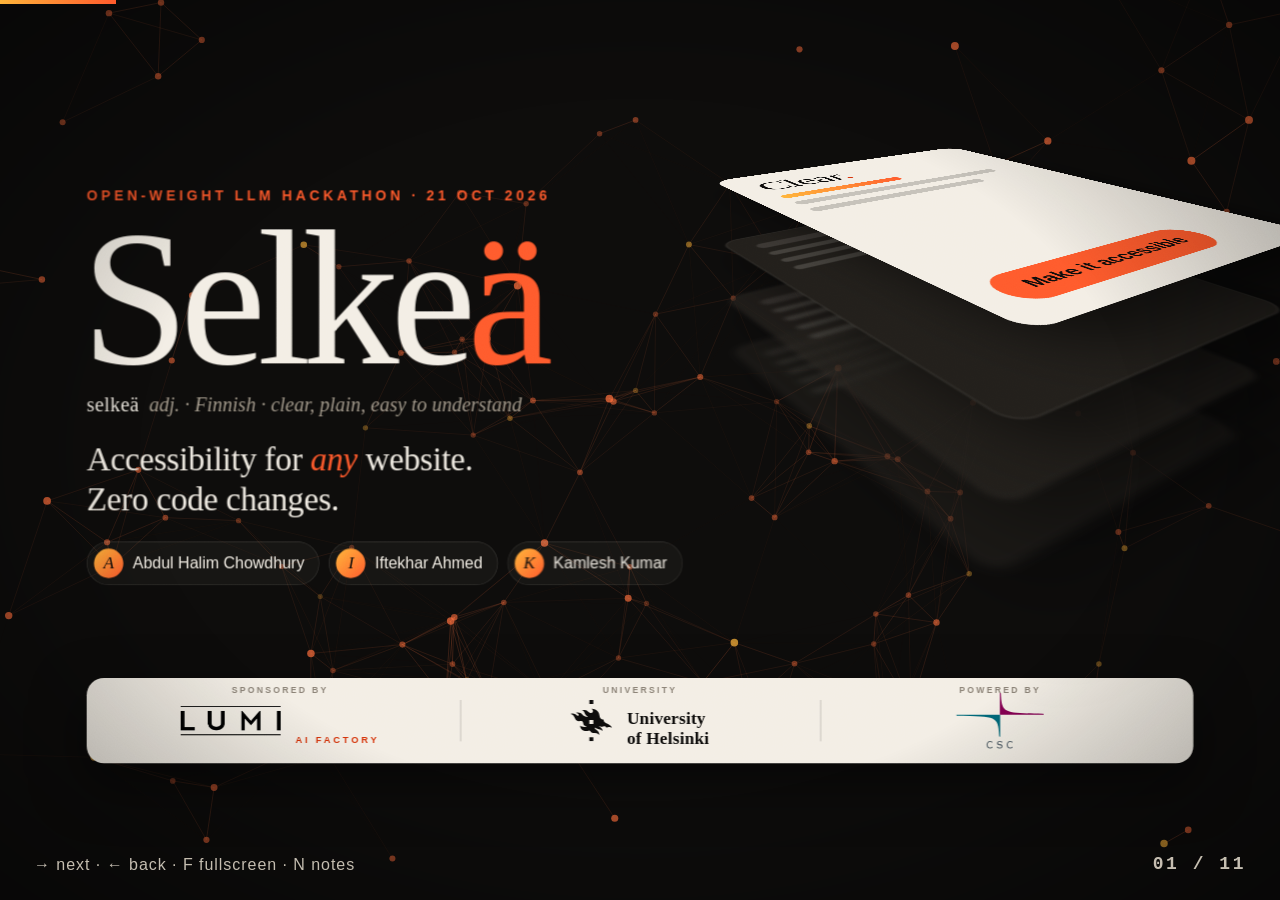
<file: presentation/index.html>
<!doctype html>
<html lang="en" data-theme="dark">
<head>
<meta charset="utf-8">
<meta name="viewport" content="width=device-width, initial-scale=1">
<title>Selkeä — Accessibility for any website</title>
<style>
:root{
  --ink:#0d0c0b; --ink2:#171513; --ink3:#221f1b;
  --paper:#f3eee5; --paper2:#e8e0d0;
  --ember:#ff5a2c; --amber:#ffb43a; --taupe:#a39a8c; --taupe-d:#5c5348;
  --line:rgba(243,238,229,.14);
  --serif:"Iowan Old Style","Palatino Linotype",Palatino,"Book Antiqua",Georgia,serif;
  --sans:"SF Pro Display",-apple-system,BlinkMacSystemFont,"Segoe UI","Helvetica Neue",Arial,sans-serif;
  --mono:ui-monospace,"SF Mono",Menlo,Consolas,monospace;
  --s:1; --mx:0; --my:0;
  --ease:cubic-bezier(.19,.9,.22,1);
}
*{box-sizing:border-box;margin:0;padding:0}
html,body{height:100%;overflow:hidden;font-family:var(--sans);-webkit-font-smoothing:antialiased}
html{background:var(--ink);color:var(--paper);transition:background 1.1s ease}
html[data-theme="paper"]{background:var(--paper);color:var(--ink)}
:focus-visible{outline:4px solid var(--amber);outline-offset:4px}

#bg{position:fixed;inset:0;width:100%;height:100%;transition:opacity 1s ease}
html[data-theme="paper"] #bg{opacity:0}
#grain{position:fixed;inset:-50%;width:200%;height:200%;pointer-events:none;opacity:.07;mix-blend-mode:overlay;z-index:50;
  background-image:url("data:image/svg+xml;utf8,<svg xmlns='http://www.w3.org/2000/svg' width='220' height='220'><filter id='n'><feTurbulence type='fractalNoise' baseFrequency='.9' numOctaves='2' stitchTiles='stitch'/><feColorMatrix values='0 0 0 0 1  0 0 0 0 1  0 0 0 0 1  0 0 0 .9 0'/></filter><rect width='100%' height='100%' filter='url(%23n)'/></svg>");
  animation:grain 1.2s steps(6) infinite}
@keyframes grain{0%{transform:translate(0,0)}20%{transform:translate(-3%,2%)}40%{transform:translate(2%,-3%)}60%{transform:translate(-2%,-1%)}80%{transform:translate(3%,3%)}100%{transform:translate(0,0)}}
#vignette{position:fixed;inset:0;pointer-events:none;z-index:49;background:radial-gradient(ellipse at center,transparent 55%,rgba(0,0,0,.45) 100%);transition:opacity 1s}
html[data-theme="paper"] #vignette{opacity:0}

/* ---------- the stage: a 1920x1080 canvas scaled to fit any screen ---------- */
#deck{position:absolute;left:50%;top:50%;width:1920px;height:1080px;margin:-540px 0 0 -960px;
  transform:scale(var(--s));transform-origin:center;perspective:2600px;z-index:5}
.slide{position:absolute;inset:0;padding:76px 130px;display:flex;flex-direction:column;justify-content:center;
  opacity:0;visibility:hidden;pointer-events:none;transform-style:preserve-3d;
  transform:translate3d(0,0,-1600px);
  transition:transform 1.15s var(--ease),opacity .75s ease,visibility 0s linear 1.15s;color:var(--paper)}
.slide[data-theme="paper"]{color:var(--ink)}
.slide.is-next{transform:translate3d(62%,0,-1700px) rotateY(-40deg)}
.slide.is-prev{transform:translate3d(-62%,0,-1700px) rotateY(40deg)}
.slide.is-active{opacity:1;visibility:visible;pointer-events:auto;transform:none;
  transition:transform 1.15s var(--ease),opacity .8s ease .2s,visibility 0s}
.tilt{transform-style:preserve-3d;transform:rotateY(calc(var(--mx)*1.2deg)) rotateX(calc(var(--my)*-1deg));transition:transform .4s ease-out}

/* build-in reveals */
.b{opacity:0;transform:translate3d(0,46px,0);filter:blur(12px);
  transition:opacity .9s ease,transform .9s var(--ease),filter .9s ease;transition-delay:calc(var(--i,0)*110ms)}
.b.in{opacity:1;transform:none;filter:none}

/* type */
.kicker{font:700 21px/1 var(--sans);letter-spacing:.26em;text-transform:uppercase;color:var(--ember)}
.slide[data-theme="paper"] .kicker{color:#d6330a}
.h{font:400 118px/1.0 var(--serif);letter-spacing:-.03em;margin-top:26px}
.h em{font-style:italic;color:var(--ember)}
.slide[data-theme="paper"] .h em{color:#d6330a}
.lede{font:400 40px/1.5 var(--sans);color:var(--taupe);max-width:1180px;margin-top:34px}
.slide[data-theme="paper"] .lede{color:var(--taupe-d)}
.lede strong{color:var(--paper);font-weight:600}
.slide[data-theme="paper"] .lede strong{color:var(--ink)}
.foot{font:400 22px/1.5 var(--sans);color:var(--taupe);margin-top:36px;max-width:1300px}
.slide[data-theme="paper"] .foot{color:var(--taupe-d)}
.par{transform:translate3d(calc(var(--mx)*var(--p,12)*1px),calc(var(--my)*var(--p,12)*1px),0)}

/* ========== 1 · cover ========== */
.cover-slide{padding-top:60px;padding-bottom:250px}
.cover{display:grid;grid-template-columns:1.2fr .8fr;gap:30px;align-items:center}
.title{font:400 290px/.9 var(--serif);letter-spacing:-.045em;margin:14px 0 0 -8px;white-space:nowrap}
.title .ch{display:inline-block;opacity:0;transform:translateY(.35em) rotateX(-90deg) scale(.9);filter:blur(34px);transform-origin:50% 100%;
  transition:opacity 1.1s ease,transform 1.3s var(--ease),filter 1.2s ease;transition-delay:calc(var(--k)*90ms + 250ms)}
.title.go .ch{opacity:1;transform:none;filter:none}
.title .ch:last-child{color:var(--ember)}
.dict{font:400 30px/1.4 var(--serif);color:var(--taupe);margin-top:8px;font-style:italic}
.dict b{font-style:normal;color:var(--paper);font-weight:400;letter-spacing:.02em}
.tag{font:400 50px/1.2 var(--serif);margin-top:30px;letter-spacing:-.01em}
.tag em{color:var(--ember)}
.team{display:flex;gap:14px;margin-top:34px;flex-wrap:wrap}
.person{display:flex;align-items:center;gap:14px;padding:10px 22px 10px 10px;border-radius:60px;border:1.5px solid var(--line);background:rgba(243,238,229,.04);backdrop-filter:blur(8px)}
.person i{width:44px;height:44px;border-radius:50%;display:grid;place-items:center;font:italic 400 26px var(--serif);color:var(--ink);background:linear-gradient(135deg,var(--amber),var(--ember))}
.person span{font:500 24px/1 var(--sans);white-space:nowrap}
.sponsors{position:absolute;left:130px;right:130px;bottom:70px;display:flex;align-items:center;gap:0;background:var(--paper);color:var(--ink);border-radius:26px;padding:0 20px;height:128px;box-shadow:0 30px 80px rgba(0,0,0,.5)}
.sp{flex:1;display:flex;align-items:center;justify-content:center;gap:22px;height:100%;position:relative}
.sp+.sp::before{content:"";position:absolute;left:0;top:26%;bottom:26%;width:1.5px;background:rgba(13,12,11,.14)}
.sp small{position:absolute;top:12px;left:0;right:0;text-align:center;font:700 13px/1 var(--sans);letter-spacing:.26em;text-transform:uppercase;color:#8a8175}
.sp .lumi{height:44px;display:block}
.sp .aif{font:700 30px/1 var(--sans);letter-spacing:.02em}
.sp .aif span{display:block;font:600 14px/1 var(--sans);letter-spacing:.3em;text-transform:uppercase;color:#d6330a;margin-bottom:6px}
.sp svg.flame{width:62px;height:62px;color:#0d0c0b;flex:none}
.sp .uh{font:600 26px/1.15 var(--serif);letter-spacing:.01em}
.sp .uh span{display:block;font:600 14px/1 var(--sans);letter-spacing:.26em;text-transform:uppercase;color:#6b6358;margin-top:6px}
.sp img.csc{height:84px;display:block}
.sp .sub{align-self:flex-end;margin-bottom:22px}

.scene{position:relative;height:700px;perspective:1600px;transform-style:preserve-3d}
.stack{position:absolute;left:46%;top:50%;width:460px;height:610px;margin:-305px 0 0 -230px;transform-style:preserve-3d;
  transform:rotateX(58deg) rotateZ(-34deg) translateY(calc(var(--my)*-14px)) translateX(calc(var(--mx)*14px));animation:floaty 7s ease-in-out infinite}
@keyframes floaty{0%,100%{translate:0 -12px}50%{translate:0 16px}}
.card{position:absolute;inset:0;border-radius:30px;background:var(--ink3);border:1.5px solid rgba(243,238,229,.18);padding:38px;display:flex;flex-direction:column;gap:20px;
  box-shadow:0 60px 90px rgba(0,0,0,.55)}
.card .bar{height:22px;border-radius:11px;background:rgba(243,238,229,.12)}
.card .ln{height:16px;border-radius:8px;background:rgba(243,238,229,.16)}
.card.c0{transform:translateZ(0);filter:blur(7px);opacity:.55}
.card.c1{transform:translateZ(90px);filter:blur(4px);opacity:.75}
.card.c2{transform:translateZ(180px);filter:blur(1.6px)}
.card.c3{transform:translateZ(270px);background:var(--paper);color:var(--ink);border-color:var(--paper)}
.card.c3 .h3{font:400 66px/1 var(--serif);letter-spacing:-.03em}
.card.c3 .h3 em{color:#d6330a}
.card.c3 .ln{background:rgba(13,12,11,.2);height:18px}
.card.c3 .pill{align-self:flex-start;margin-top:auto;padding:18px 34px;border-radius:40px;background:var(--ember);color:var(--ink);font:700 28px var(--sans)}
.card.c3 .hl{height:18px;border-radius:9px;background:linear-gradient(90deg,var(--amber),var(--ember));width:52%}

/* ========== 2 · stats ========== */
.waffles{display:grid;grid-template-columns:repeat(4,1fr);gap:56px;margin-top:36px}
.wf .grid{display:grid;grid-template-columns:repeat(10,1fr);gap:7px;width:280px;aspect-ratio:1}
.wf .grid i{border-radius:5px;background:rgba(243,238,229,.09);transition:background .35s,transform .35s,box-shadow .35s}
.wf .grid i.on{background:var(--ember);transform:scale(1.02);box-shadow:0 0 14px rgba(255,90,44,.55)}
.wf .num{font:400 104px/1 var(--serif);letter-spacing:-.04em;margin-top:24px}
.wf .num sup{font-size:.4em;color:var(--ember);vertical-align:top;margin-left:4px}
.wf p{font:400 26px/1.35 var(--sans);color:var(--taupe);margin-top:8px;max-width:360px}

/* ========== 3 · europe ========== */
.eu{position:relative;height:100%;display:flex;flex-direction:column;justify-content:center}
.date{font:400 200px/.95 var(--serif);letter-spacing:-.05em;margin-top:20px;font-variant-numeric:tabular-nums}
.date span{color:var(--ember)}
.dcap{font:400 44px/1.3 var(--serif);font-style:italic;color:var(--taupe);margin-top:8px}
.facts{display:grid;gap:16px;margin-top:34px;max-width:1120px}
.fact{display:flex;gap:26px;align-items:baseline;font:400 33px/1.35 var(--sans);padding-top:16px;border-top:1.5px solid var(--line)}
.fact b{font:700 20px var(--sans);letter-spacing:.2em;color:var(--amber);min-width:70px}
.ring{position:absolute;right:-250px;top:40px;width:840px;height:840px;transform-style:preserve-3d;transform:rotateX(62deg) rotateY(-8deg);pointer-events:none}
.ring svg{width:100%;height:100%;animation:spin 46s linear infinite;overflow:visible}
@keyframes spin{to{transform:rotate(360deg)}}

/* ========== 4 · the catch ========== */
.split{display:grid;grid-template-columns:1fr 1fr;gap:80px;align-items:center;height:100%}
.code{background:#100f0d;border:1.5px solid var(--line);border-radius:26px;overflow:hidden;box-shadow:0 50px 100px rgba(0,0,0,.55);transform:rotateY(-9deg) rotateX(3deg);transform-origin:left center}
.code .tb{display:flex;align-items:center;gap:10px;padding:18px 24px;background:#1b1916;border-bottom:1.5px solid var(--line);font:500 20px var(--mono);color:var(--taupe)}
.code .tb i{width:13px;height:13px;border-radius:50%;background:#3b362f}
.code pre{padding:26px 30px;font:500 25px/1.75 var(--mono);color:#cfc7b9;min-height:600px;white-space:pre-wrap}
.code .add{color:var(--ember)}
.code .del{color:#6d655a;text-decoration:line-through}
.code .cur{display:inline-block;width:12px;height:26px;background:var(--amber);vertical-align:-4px;animation:blink 1s steps(2) infinite}
@keyframes blink{50%{opacity:0}}
.mult{display:flex;flex-wrap:wrap;gap:16px;margin-top:40px}
.mult span{padding:14px 28px;border-radius:40px;border:1.5px solid var(--line);font:500 28px var(--sans);color:var(--paper)}
.mult span b{color:var(--ember);margin-right:10px}
.quote{font:italic 400 52px/1.2 var(--serif);margin-top:36px;letter-spacing:-.01em}
.quote em{color:var(--ember)}

/* ========== 5 · our idea (paper) ========== */
.idea{display:grid;grid-template-columns:1fr 1fr;gap:70px;align-items:center;height:100%}
.zero{display:grid;gap:18px;margin-top:34px}
.zero div{display:flex;align-items:baseline;gap:26px;font:400 34px/1.3 var(--sans);padding-top:16px;border-top:1.5px solid rgba(13,12,11,.16)}
.zero b{font:400 84px/.8 var(--serif);color:#d6330a;min-width:100px;letter-spacing:-.04em}
.lensbox{position:relative;width:100%;aspect-ratio:1.18;border-radius:34px;overflow:hidden;box-shadow:0 50px 100px rgba(13,12,11,.32),0 0 0 1.5px rgba(13,12,11,.12);background:#fff;transform:rotateY(8deg) rotateX(2deg)}
.lensbox .pg{position:absolute;inset:0;padding:46px}
.lensbox .pg.bad{background:#efe8da;color:#a69f93;font-family:Georgia,serif;filter:blur(.6px)}
.lensbox .pg.good{background:#fff;color:#14110f;font-family:Verdana,Tahoma,sans-serif;clip-path:circle(var(--lr,0px) at var(--lx,50%) var(--ly,50%))}
.pg .nav{display:flex;gap:22px;align-items:center;margin-bottom:34px;font-size:15px}
.pg .nav i{width:80px;height:24px;background:currentColor;opacity:.35;border-radius:4px}
.pg h4{font-size:58px;line-height:1.04;font-weight:400;letter-spacing:-.02em}
.pg.bad h4{color:#d9cdb5;font-size:50px}
.pg.good h4{font-weight:700;font-size:56px;color:#14110f}
.pg p{margin-top:24px;font-size:17px;line-height:1.5;font-style:italic;text-align:justify}
.pg.good p{font-size:25px;line-height:1.7;font-style:normal;text-align:left}
.pg .btn{display:inline-block;margin-top:30px;padding:8px 18px;background:#e3d6bd;color:#f4ecd9;font-size:13px}
.pg.good .btn{padding:18px 40px;background:#14110f;color:#fff;font-size:24px;font-weight:700;border-radius:12px}
.lensring{position:absolute;pointer-events:none;border-radius:50%;border:3px solid var(--ember);box-shadow:0 0 0 8px rgba(255,90,44,.18),0 0 60px rgba(255,90,44,.5);width:calc(var(--lr,0px)*2);height:calc(var(--lr,0px)*2);left:calc(var(--lx,50%) - var(--lr,0px));top:calc(var(--ly,50%) - var(--lr,0px))}

/* ========== 6 · demo ========== */
.dtop{display:flex;align-items:flex-end;justify-content:space-between}
.dtop .h{font-size:88px;margin-top:14px}
.dnote{font:400 21px/1.4 var(--sans);color:var(--taupe);text-align:right;max-width:700px}
.replay{margin-top:12px;padding:12px 26px;border-radius:30px;border:1.5px solid var(--line);background:rgba(243,238,229,.06);color:var(--paper);font:600 20px var(--sans);cursor:pointer}
.replay:hover{border-color:var(--ember);color:var(--ember)}
.dm{position:relative;display:flex;gap:38px;margin-top:30px;height:700px}
.dm-browser{width:1090px;border-radius:24px;overflow:hidden;background:#fff;box-shadow:0 60px 120px rgba(0,0,0,.6),0 0 0 1.5px rgba(255,255,255,.08);display:flex;flex-direction:column;flex:none}
.dm-bar{height:54px;background:#26221e;display:flex;align-items:center;gap:10px;padding:0 22px;flex:none}
.dm-bar i{width:14px;height:14px;border-radius:50%;background:#4a443d}
.dm-url{margin-left:20px;flex:1;height:32px;border-radius:16px;background:#171513;color:#a39a8c;font:500 17px/32px var(--mono);padding:0 18px}
.dm-view{flex:1;position:relative;overflow:hidden}
.mp{position:absolute;inset:0;background:#f4efe6;color:#9c958a;font:15px/1.5 Georgia,serif;transition:background 1.2s,color 1.2s,font-size 1.2s}
.mp-top{height:58px;background:#8a4b3a;display:flex;align-items:center;gap:28px;padding:0 30px;transition:background 1.2s}
.mp-logo{width:112px;height:30px;background:#2a1712}
.mp-top a{color:#d09a84;font-size:14px;transition:all 1.2s}
.mp-hero{padding:34px 30px;background:linear-gradient(90deg,#ffd166,#ef476f);transition:background 1.2s}
.mp-hero h1{font:400 46px/1.1 Georgia,serif;color:#ffe8a3;transition:all 1.2s}
.mp-wrap{display:flex;gap:30px;padding:24px 30px}
.mp-content{flex:1}
.mp-p{margin-bottom:14px;text-align:justify;font-style:italic;transition:opacity .35s,font-size 1.2s,line-height 1.2s}
.mp-p.flash{animation:flash 1.8s ease-out}
@keyframes flash{from{background:rgba(255,90,44,.35)}to{background:transparent}}
.mp-content h4{font-size:19px;margin:18px 0 8px;font-weight:400;transition:all 1.2s}
.mp-form{display:grid;grid-template-columns:1fr 1fr;gap:8px 16px;max-width:620px}
.mp-form label{max-height:0;opacity:0;overflow:hidden;font:700 17px Verdana,sans-serif;color:#14110f;transition:all 1s}
.mp-form .in{height:24px;border:1px solid #cfc6b6;background:#fff;color:#bbb;font-size:12px;padding:3px 8px;transition:all 1.1s}
.mp-form .go{display:inline-block;padding:5px 14px;background:#e3d6bd;color:#f4ecd9;font-size:12px;transition:all 1.1s;justify-self:start}
.mp-side{width:240px;flex:none}
.ad{background:#ef6b52;color:#ffb8a8;padding:24px;margin-bottom:14px;font:700 15px Arial;max-height:100px;overflow:hidden;transition:max-height 1s,padding 1s,margin 1s,opacity .8s}
.mp-cookie{position:absolute;left:0;right:0;bottom:0;background:#333;color:#777;padding:14px 30px;font-size:13px;transition:transform 1s}
.mp-skip{position:absolute;right:24px;top:-70px;padding:12px 22px;border-radius:12px;background:#0071e3;color:#fff;font:700 18px Arial;transition:top .8s var(--ease);z-index:3}
.mp.adapted{background:#fff;color:#16120f;font-family:Verdana,Tahoma,sans-serif}
.mp.adapted .mp-top{background:#3a1d14}
.mp.adapted .mp-top a{color:#fff;font-size:18px;text-decoration:underline}
.mp.adapted .mp-hero{background:#3a1d14}
.mp.adapted .mp-hero h1{color:#fff;font:700 50px/1.1 Verdana,Tahoma,sans-serif}
.mp.adapted .mp-p{font-style:normal;text-align:left;font-size:21px;line-height:1.7}
.mp.adapted .mp-content h4{font:700 26px Verdana,sans-serif;color:#14110f}
.mp.adapted .ad{max-height:0;padding-top:0;padding-bottom:0;margin:0;opacity:0}
.mp.adapted .mp-cookie{transform:translateY(110%)}
.mp.adapted .mp-skip{top:12px}
.mp.adapted .mp-form label{max-height:32px;opacity:1}
.mp.adapted .mp-form .in{height:44px;font-size:18px;border:2px solid #14110f;color:#14110f}
.mp.adapted .mp-form .go{padding:12px 30px;background:#14110f;color:#fff;font-size:20px;font-weight:700;border-radius:10px}

.dm-panel{width:512px;height:100%;border-radius:30px;background:#f5f5f7;color:#1d1d1f;box-shadow:0 60px 120px rgba(0,0,0,.6),0 0 0 1.5px rgba(255,255,255,.1);display:flex;flex-direction:column;overflow:hidden;font-family:var(--sans);flex:none}
.dp-scroll{flex:1;min-height:0;overflow:hidden;padding:26px 24px 0;position:relative}
.dp-head h3{font:700 40px/1.05 var(--sans);letter-spacing:-.03em}
.dp-head p{font-size:17px;color:#6e6e73;margin-top:3px}
.dp-site{display:flex;align-items:center;gap:10px;margin-top:12px;font-size:15px;color:#6e6e73;flex-wrap:wrap}
.dp-site b{color:#1d1d1f}
.dp-site .chip{margin-left:auto;padding:3px 10px;border-radius:12px;background:#e8e8ed;font-size:13px}
.dp-screen{position:absolute;left:24px;right:24px;top:124px;transition:opacity .6s,transform .6s}
.dp-screen.off{opacity:0;transform:translateY(16px);pointer-events:none}
.dp-screen h4{font:600 14px var(--sans);color:#6e6e73;margin:14px 4px 8px}
.dp-grid{display:grid;grid-template-columns:1fr 1fr;gap:9px}
.dt{display:flex;align-items:center;justify-content:space-between;gap:8px;min-height:56px;padding:8px 12px 8px 15px;border-radius:15px;background:#fff;box-shadow:0 0 0 1px rgba(0,0,0,.1);font:500 16px/1.2 var(--sans);transition:all .25s}
.dt i{flex:none;width:24px;height:24px;border-radius:50%;box-shadow:inset 0 0 0 1.6px #86868b;position:relative;transition:all .25s}
.dt i::after{content:"";position:absolute;left:8px;top:4px;width:6px;height:11px;border:solid #fff;border-width:0 2.2px 2.2px 0;transform:rotate(45deg) scale(0);transition:transform .25s}
.dt.on{background:rgba(0,113,227,.09);box-shadow:0 0 0 2.2px #0071e3;font-weight:600}
.dt.on i{background:#0071e3;box-shadow:none}
.dt.on i::after{transform:rotate(45deg) scale(1)}
.card2{background:#fff;border-radius:16px;box-shadow:0 0 0 1px rgba(0,0,0,.1);padding:13px 16px}
.cost-head{display:flex;justify-content:space-between;align-items:baseline}
.cost-head span{font:600 15px var(--sans);color:#6e6e73}
.cost-head b{font:700 38px/1 var(--sans);letter-spacing:-.02em;font-variant-numeric:tabular-nums}
.cost-tok{font-size:16px;margin-top:8px;font-variant-numeric:tabular-nums}
.cost-note{font-size:12px;color:#6e6e73;margin-top:4px;line-height:1.3}
.rep-head{display:flex;justify-content:space-between;align-items:flex-start}
.rep-head h5{font:600 18px var(--sans)}
.rep-head p{font-size:14px;color:#6e6e73;margin-top:2px}
.rep-score{font:700 34px/1.1 var(--sans);letter-spacing:-.02em;font-variant-numeric:tabular-nums}
.rbar{height:7px;border-radius:4px;background:#e8e8ed;margin:12px 0 4px;overflow:hidden}
.rbar span{display:block;height:100%;width:0;background:#0071e3;border-radius:4px;transition:width 1.4s var(--ease)}
.rrows{list-style:none;font-size:14px}
.rrows li{display:flex;justify-content:space-between;padding:4px 0;border-top:1px solid rgba(0,0,0,.08)}
.rrows li:first-child{border-top:0}
.rrows em{font-style:normal;color:#6e6e73;font-variant-numeric:tabular-nums}
.rrows em b{color:#1d1d1f}
.dp-dock{padding:12px 24px 22px;background:rgba(245,245,247,.9);border-top:1px solid rgba(0,0,0,.1);flex:none}
.dp-status{font-size:15px;color:#6e6e73;min-height:22px;margin-bottom:8px;display:flex;align-items:center;gap:9px}
.dp-status .sp2{width:13px;height:13px;border-radius:50%;border:2.2px solid #6e6e73;border-top-color:transparent;animation:r .8s linear infinite;display:none}
.dp-status.work .sp2{display:inline-block}
@keyframes r{to{transform:rotate(360deg)}}
.cmp{display:none;grid-template-columns:1fr 1fr;gap:2px;padding:2px;border-radius:11px;background:#e8e8ed;margin-bottom:10px}
.cmp.show{display:grid}
.cmp span{text-align:center;padding:8px;border-radius:9px;font:500 16px var(--sans);transition:all .25s}
.cmp span.on{background:#fff;font-weight:600;box-shadow:0 1px 3px rgba(0,0,0,.18)}
.dp-btn{width:100%;height:56px;border-radius:15px;background:#0071e3;color:#fff;font:600 19px var(--sans);display:grid;place-items:center;transition:transform .15s,filter .15s}
.dp-btn.press{transform:scale(.97);filter:brightness(.9)}
.dm-cursor{position:absolute;left:0;top:0;width:34px;height:34px;pointer-events:none;z-index:20;transform:translate(1200px,640px);transition:transform .95s var(--ease);filter:drop-shadow(0 6px 10px rgba(0,0,0,.45))}
.dm-cursor::after{content:"";position:absolute;left:-14px;top:-14px;width:30px;height:30px;border-radius:50%;border:3px solid var(--ember);opacity:0;transform:scale(.3)}
.dm-cursor.click::after{animation:ripple .6s ease-out}
@keyframes ripple{0%{opacity:1;transform:scale(.3)}100%{opacity:0;transform:scale(1.8)}}

/* ========== 7 · architecture ========== */
.arch{position:relative;margin-top:14px}
.plane{transform:rotateX(14deg) rotateY(calc(-8deg + var(--mx)*1.5deg));transform-origin:center 70%;transform-style:preserve-3d}
.plane svg{width:100%;height:480px;overflow:visible;display:block}
.nd rect.bx{fill:#15130f;stroke:rgba(243,238,229,.22);stroke-width:2;transition:stroke .4s,fill .4s,filter .4s}
.nd.act rect.bx{stroke:var(--ember);fill:#241510;filter:drop-shadow(0 0 22px rgba(255,90,44,.45))}
.nd text{fill:var(--paper)}
.nd .t1{font:700 34px var(--sans)}
.nd .t2{font:400 22px var(--sans);fill:var(--taupe)}
.nd .t3{font:500 20px var(--mono);fill:var(--taupe)}
.edge{fill:none;stroke:rgba(243,238,229,.2);stroke-width:2.5;stroke-dasharray:3 9;stroke-linecap:round;transition:stroke .4s}
.edge.act{stroke:var(--ember);animation:dash 1s linear infinite}
@keyframes dash{to{stroke-dashoffset:-24}}
.pk{fill:var(--amber);filter:drop-shadow(0 0 12px var(--amber))}
.steps{display:grid;grid-template-columns:repeat(5,1fr);gap:16px;margin-top:20px}
.st{padding:18px 20px;border-radius:18px;border:1.5px solid var(--line);transition:all .4s;background:rgba(243,238,229,.03)}
.st b{display:block;font:700 18px var(--sans);letter-spacing:.2em;color:var(--taupe);transition:color .4s}
.st span{display:block;font:500 25px/1.25 var(--sans);margin-top:6px}
.st.act{border-color:var(--ember);background:rgba(255,90,44,.1)}
.st.act b{color:var(--ember)}
.archnote{margin-top:20px;font:400 26px/1.4 var(--sans);color:var(--taupe);display:flex;gap:30px;flex-wrap:wrap}
.archnote strong{color:var(--paper);font-weight:600}

/* ========== 8 · open weights (paper) ========== */
.ow{display:grid;grid-template-columns:.9fr 1.1fr;gap:90px;align-items:center;height:100%}
.pts{display:grid;gap:16px;margin-top:30px}
.pts div{padding-top:14px;border-top:1.5px solid rgba(13,12,11,.16);font:400 29px/1.35 var(--sans)}
.pts b{font-weight:700}
.models{display:flex;flex-wrap:wrap;gap:10px;margin-top:28px}
.models span{padding:9px 20px;border-radius:30px;background:var(--ink);color:var(--paper);font:500 20px var(--sans)}
.chart{background:var(--ink);color:var(--paper);border-radius:34px;padding:44px 48px;box-shadow:0 50px 100px rgba(13,12,11,.3);transform:rotateY(-6deg) rotateX(2deg)}
.chart h3{font:400 48px/1.1 var(--serif);letter-spacing:-.02em}
.chart h3 em{color:var(--ember)}
.chart .sub{font:400 21px/1.4 var(--sans);color:var(--taupe);margin-top:10px}
.bars{display:grid;gap:18px;margin-top:30px}
.bar{display:grid;grid-template-columns:230px 1fr 130px;gap:20px;align-items:center;font:500 24px var(--sans)}
.bar .tr{height:30px;border-radius:15px;background:rgba(243,238,229,.08);overflow:hidden}
.bar .tr span{display:block;height:100%;width:0;border-radius:15px;background:linear-gradient(90deg,var(--amber),var(--ember));transition:width 1.6s var(--ease)}
.bar .v{text-align:right;font-variant-numeric:tabular-nums;font-weight:700}
.chart .free{display:flex;gap:14px;flex-wrap:wrap;margin-top:34px}
.chart .free span{padding:10px 20px;border-radius:26px;border:1.5px solid var(--line);font:500 21px var(--sans);color:var(--taupe)}
.chart .free span b{color:var(--paper)}

/* ========== 9 · numbers ========== */
.nums{display:grid;grid-template-columns:repeat(4,1fr);gap:36px;margin-top:60px}
.nm{padding-top:26px;border-top:2px solid var(--ember)}
.nm .big{font:400 140px/.95 var(--serif);letter-spacing:-.05em;white-space:nowrap}
.nm .big small{font-size:.38em;color:var(--taupe);letter-spacing:0;margin-left:8px}
.nm p{font:400 27px/1.35 var(--sans);color:var(--taupe);margin-top:14px}
.feats{display:flex;flex-wrap:wrap;gap:14px;margin-top:64px}
.feats span{padding:16px 30px;border-radius:40px;border:1.5px solid var(--line);font:500 29px var(--sans);background:rgba(243,238,229,.04)}

/* ========== 10 · next ========== */
.next{display:grid;grid-template-columns:repeat(4,1fr);gap:28px;margin-top:70px}
.nx{padding:36px 32px 40px;border-radius:28px;background:linear-gradient(180deg,rgba(243,238,229,.07),rgba(243,238,229,.02));border:1.5px solid var(--line);min-height:380px;transform-style:preserve-3d}
.nx i{font:italic 400 56px var(--serif);color:var(--ember);display:block;margin-bottom:34px}
.nx h4{font:400 44px/1.1 var(--serif);letter-spacing:-.02em}
.nx p{font:400 26px/1.45 var(--sans);color:var(--taupe);margin-top:16px}

/* ========== 11 · thanks (paper) ========== */
.thanks{height:100%;display:flex;flex-direction:column;justify-content:center}
.kiitos{font:400 440px/.86 var(--serif);letter-spacing:-.06em;margin:10px 0 0 -14px;white-space:nowrap}
.kiitos .ch{display:inline-block;opacity:0;transform:translateY(.3em) rotateX(-80deg);filter:blur(30px);transform-origin:50% 100%;transition:all 1.2s var(--ease);transition-delay:calc(var(--k)*90ms + 200ms)}
.kiitos.go .ch{opacity:1;transform:none;filter:none}
.kiitos .ch:last-child{color:#d6330a}
.thanks .row{display:flex;align-items:center;justify-content:space-between;margin-top:40px;gap:30px}
.thanks .big2{font:400 54px/1.2 var(--serif)}
.thanks .big2 em{color:#d6330a}
.thanks .names{font:500 30px/1.5 var(--sans);color:var(--taupe-d);text-align:right}
.thanks .names b{color:var(--ink);font-weight:700}
.thanks .repo{font:500 24px var(--mono);color:var(--taupe-d);margin-top:10px}

/* ========== HUD ========== */
#progress{position:fixed;left:0;top:0;height:4px;background:linear-gradient(90deg,var(--amber),var(--ember));width:0;z-index:60;transition:width .9s var(--ease)}
#count{position:fixed;right:34px;bottom:26px;z-index:60;font:600 18px var(--mono);letter-spacing:.14em;color:var(--taupe);mix-blend-mode:difference;color:#cfc7b9}
#hint{position:fixed;left:34px;bottom:26px;z-index:60;font:500 16px var(--sans);letter-spacing:.06em;color:#cfc7b9;mix-blend-mode:difference;transition:opacity 1.2s}
#hint.off{opacity:0}
#notes{position:fixed;left:50%;bottom:34px;transform:translateX(-50%) translateY(30px);width:min(1100px,92vw);padding:22px 28px;border-radius:20px;background:rgba(13,12,11,.92);color:var(--paper);border:1.5px solid var(--line);font:400 20px/1.5 var(--sans);z-index:70;opacity:0;pointer-events:none;transition:all .4s var(--ease);backdrop-filter:blur(14px)}
#notes.show{opacity:1;transform:translateX(-50%)}
#notes b{color:var(--ember);letter-spacing:.2em;font-size:14px;display:block;margin-bottom:8px;text-transform:uppercase}

@media (prefers-reduced-motion:reduce){
  #grain{animation:none}
  .slide,.slide.is-active{transition:opacity .35s ease,visibility 0s}
  .slide.is-next,.slide.is-prev{transform:none}
  .b{transition:opacity .35s;transform:none;filter:none}
  .stack,.ring svg{animation:none}
  .title .ch,.kiitos .ch{transition:opacity .4s;transform:none;filter:none}
}
</style>
</head>
<body>
<canvas id="bg" aria-hidden="true"></canvas>
<div id="vignette"></div>
<div id="grain"></div>
<div id="progress"></div>

<div id="deck">

<!-- ============ 1 · COVER ============ -->
<section class="slide cover-slide" data-theme="dark" aria-label="Cover" data-notes="Hi, we are Abdul, Iftekhar and Kamlesh. Selkeä is Finnish for clear. It is a Chrome extension that makes any website accessible, in one click, without the site owner changing a line of code. Thanks to the University of Helsinki, CSC and the LUMI AI Factory for the compute and the day.">
  <div class="cover tilt">
    <div>
      <p class="kicker b" data-b="0" style="--i:0">Open-Weight LLM Hackathon · 21 Oct 2026</p>
      <h1 class="title" data-split aria-label="Selkeä">Selkeä</h1>
      <p class="dict b" data-b="0" style="--i:6"><b>selkeä</b> &nbsp;adj. · Finnish · clear, plain, easy to understand</p>
      <p class="tag b" data-b="0" style="--i:8">Accessibility for <em>any</em> website.<br>Zero code changes.</p>
      <div class="team">
        <div class="person b" data-b="0" style="--i:10"><i>A</i><span>Abdul Halim Chowdhury</span></div>
        <div class="person b" data-b="0" style="--i:11"><i>I</i><span>Iftekhar Ahmed</span></div>
        <div class="person b" data-b="0" style="--i:12"><i>K</i><span>Kamlesh Kumar</span></div>
      </div>
    </div>
    <div class="scene par b" data-b="0" style="--i:5;--p:-18" aria-hidden="true">
      <div class="stack">
        <div class="card c0"><div class="bar"></div><div class="ln" style="width:88%"></div><div class="ln" style="width:70%"></div><div class="ln" style="width:92%"></div><div class="ln" style="width:55%"></div></div>
        <div class="card c1"><div class="bar"></div><div class="ln" style="width:80%"></div><div class="ln" style="width:94%"></div><div class="ln" style="width:62%"></div><div class="ln" style="width:84%"></div></div>
        <div class="card c2"><div class="bar"></div><div class="ln" style="width:90%"></div><div class="ln" style="width:66%"></div><div class="ln" style="width:78%"></div></div>
        <div class="card c3"><div class="h3">Clear<em>.</em></div><div class="hl"></div><div class="ln" style="width:92%"></div><div class="ln" style="width:76%"></div><div class="pill">Make it accessible</div></div>
      </div>
    </div>
  </div>
  <div class="sponsors b" data-b="0" style="--i:14">
    <div class="sp"><small>Sponsored by</small>
      <img class="lumi" src="assets/lumi.png" alt="LUMI">
      <div class="aif sub"><span>AI Factory</span></div>
    </div>
    <div class="sp"><small>University</small>
      <svg class="flame" viewBox="0 0 1000 1000" role="img" aria-label="University of Helsinki emblem"><path fill="currentColor" d="M452 0h96v97h-96V0zm0 903h96v97h-96v-97zm380-358q-32-20-38-74-25 3-44-3-28-10-40-42-6-13-12-47t-13-52q-12-32-33-56-33-35-74-50-37-14-78-11 30 19 37 46 6 23-7 41t-36 19-42-12q-8-5-35-27-22-18-40-26-26-12-58-12-25 0-51 13 24 3 40 16 13 12 24 32 3 7 16 39 10 23 27 36t44 22q-13 6-38 6-29 0-55-15-20-11-45-36t-43-36q-28-16-61-16-16 0-29 4t-19 9q23 3 42 14 23 15 23 34 0 11-7 17t-19 5-23-12q-18-20-43-33t-54-12q-13 0-26 3T0 339q34 5 58 28t45 72q15 35 33 51 24 23 64 23 5 0 29-3 20-2 31 0 17 2 27 13 9 8 12 21 2 6 5 23 2 15 6 23 10 21 28 31 21 11 56 11-19 19-54 21-32 2-65-9t-49-28q2 46 25 80 25 37 68 50 49 14 113-4 18-5 30-1t19 24q16 41 71 35 48-5 79 6t59 42q8-81-77-135-15-9-23-19-6-8-9-19l-4-17q16 18 38 28 17 8 43 14 82 10 110 52 2-23-6-42-6-15-19-29-10-10-26-22-19-15-23-18-11-10-13-18 19 12 36 17t38 5q7-1 27-6t31-4q16 0 28 7 15 9 27 29 29-18 68-15 35 3 64 21-12-30-34-52-17-18-44-33-12-7-47-23-28-14-43-24zm-284 36h-96v-97h96v97z"/></svg>
      <div class="uh sub">University<br>of Helsinki</div>
    </div>
    <div class="sp"><small>Powered by</small>
      <img class="csc" src="assets/csc.svg" alt="CSC – IT Center for Science">
    </div>
  </div>
</section>

<!-- ============ 2 · THE PROBLEM ============ -->
<section class="slide" data-theme="dark" aria-label="The problem" data-notes="The web is still broken for a lot of people. WebAIM checks the home pages of the top million sites every year. Four in five have text you can barely read. More than half have images with no description. Six simple mistakes make up 96 percent of all the errors a machine can find, and those are only the errors a machine can find.">
  <div class="tilt">
    <p class="kicker b" data-b="0">The problem</p>
    <h2 class="h b" data-b="0" style="--i:1;font-size:92px">The web still isn’t built<br>for <em>everyone.</em></h2>
    <div class="waffles">
      <div class="wf b" data-b="1" style="--i:0"><div class="grid" data-lit="81"></div><div class="num" data-count="81" data-dec="0">0<sup>%</sup></div><p>of home pages have text that is too faint to read</p></div>
      <div class="wf b" data-b="1" style="--i:1"><div class="grid" data-lit="55"></div><div class="num" data-count="54.5" data-dec="1">0<sup>%</sup></div><p>have images with no description for screen readers</p></div>
      <div class="wf b" data-b="1" style="--i:2"><div class="grid" data-lit="49"></div><div class="num" data-count="48.6" data-dec="1">0<sup>%</sup></div><p>have form fields with no label</p></div>
      <div class="wf b" data-b="1" style="--i:3"><div class="grid" data-lit="45"></div><div class="num" data-count="44.6" data-dec="1">0<sup>%</sup></div><p>have links with no name at all</p></div>
    </div>
    <p class="foot b" data-b="2">WebAIM Million 2024 · the home pages of the top 1,000,000 websites. Six kinds of mistake cause 96.4% of every error a machine can detect.</p>
  </div>
</section>

<!-- ============ 3 · EUROPE ============ -->
<section class="slide" data-theme="dark" aria-label="European law" data-notes="And in Europe this is no longer optional. The European Accessibility Act applies since the 28th of June 2025: online shops, banking, transport, e-books. Public sector websites were already covered by the Web Accessibility Directive. Only the smallest companies are exempt. So thousands of organisations now need this.">
  <div class="eu tilt">
    <div class="ring par" style="--p:10" aria-hidden="true"><svg viewBox="-400 -400 800 800" id="stars"></svg></div>
    <p class="kicker b" data-b="0">Europe is clear about it</p>
    <h2 class="h b" data-b="0" style="--i:1;font-size:84px">Accessibility is now <em>the law.</em></h2>
    <div class="date b" data-b="1" id="date"><span>28</span>.<span>06</span>.2025</div>
    <p class="dcap b" data-b="1" style="--i:2">The European Accessibility Act applies.</p>
    <div class="facts">
      <div class="fact b" data-b="2" style="--i:0"><b>01</b><span>Online shops, banking, transport and e-books must work for everyone.</span></div>
      <div class="fact b" data-b="2" style="--i:1"><b>02</b><span>Public-sector websites are covered by the Web Accessibility Directive.</span></div>
      <div class="fact b" data-b="2" style="--i:2"><b>03</b><span>Only micro-enterprises are exempt.</span></div>
    </div>
    <p class="foot b" data-b="2" style="--i:3;margin-top:24px">Directive (EU) 2019/882 · Directive (EU) 2016/2102</p>
  </div>
</section>

<!-- ============ 4 · THE CATCH ============ -->
<section class="slide" data-theme="dark" aria-label="The catch" data-notes="The catch is how it works today. Accessibility tools ask the website owner to add special elements, hooks and scripts that are built for that one tool. Every page, every release. That means a developer, a sprint and a budget, for every single site. Most sites will never do it.">
  <div class="split tilt">
    <div>
      <p class="kicker b" data-b="0">The catch</p>
      <h2 class="h b" data-b="0" style="--i:1;font-size:94px">Today, every site has to <em>rebuild</em> itself.</h2>
      <p class="lede b" data-b="1">Accessibility tools ask the site owner to add special elements, hooks and scripts made for <strong>that one tool</strong>.</p>
      <div class="mult b" data-b="2"><span><b>×</b>every page</span><span><b>×</b>every site</span><span><b>×</b>every release</span></div>
      <p class="quote b" data-b="3">A developer. A sprint. A budget.<br><em>For every single site.</em></p>
    </div>
    <div class="code b par" data-b="1" style="--p:-8" aria-hidden="true">
      <div class="tb"><i></i><i></i><i></i><span style="margin-left:14px">product-page.html — changes needed</span></div>
      <pre id="diff"></pre>
    </div>
  </div>
</section>

<!-- ============ 5 · OUR IDEA ============ -->
<section class="slide" data-theme="paper" aria-label="Our idea" data-notes="Our idea flips it. Don't change the website, change how it is seen. The extension lives in the visitor's browser. The site owner changes nothing: zero lines of code. It works on any website in the world, in one click, and the person decides who they are and what they need. Watch the lens: same page, before and after.">
  <div class="idea tilt">
    <div>
      <p class="kicker b" data-b="0">Our idea</p>
      <h2 class="h b" data-b="0" style="--i:1;font-size:92px">Don’t change the website.<br><em>Change how it’s seen.</em></h2>
      <div class="zero">
        <div class="b" data-b="1" style="--i:0"><b>0</b><span>lines of code for the site owner</span></div>
        <div class="b" data-b="1" style="--i:1"><b>∞</b><span>websites, every one of them, instantly</span></div>
        <div class="b" data-b="1" style="--i:2"><b>1</b><span>click, shaped by who you are</span></div>
      </div>
    </div>
    <div class="lensbox b par" data-b="0" style="--i:3;--p:-10" id="lensbox" aria-label="A web page shown before and after Selkeä">
      <div class="pg bad"><div class="nav"><i></i><span>Asuminen</span><span>Koulutus</span><span>Terveys</span></div><h4>Asumistuen hakeminen</h4><p>Asumistuki on Kelan maksama etuus, jonka tarkoituksena on helpottaa pienituloisten kotitalouksien asumismenoja. Etuuden saaminen edellyttää, että hakija täyttää tulo- ja varallisuusedellytykset.</p><span class="btn">Lähetä</span></div>
      <div class="pg good"><div class="nav"><i></i><span>Asuminen</span><span>Koulutus</span><span>Terveys</span></div><h4>Asumistuen hakeminen</h4><p>Asumistuki auttaa pienituloisia maksamaan asunnon. Hae tukea ennen kuukauden loppua.</p><span class="btn">Lähetä hakemus</span></div>
      <div class="lensring"></div>
    </div>
  </div>
</section>

<!-- ============ 6 · DEMO ============ -->
<section class="slide" data-theme="dark" aria-label="Demo" data-notes="Now the demo. Someone with low vision and dyslexia opens the side panel, ticks who they are, and the right adjustments are chosen for them. One click. The model reads the page, plans the changes, we apply them, we check our own work, and rewrite the text in plain Finnish. The cost counter runs live. Then the Original and Adapted switch. This is a recreation of a real run, so now we do it live.">
  <div class="tilt">
    <div class="dtop">
      <div><p class="kicker b" data-b="0">Demo</p><h2 class="h b" data-b="0" style="--i:1">Watch <em>one click.</em></h2></div>
      <div class="dnote b" data-b="0" style="--i:2">An animated recreation of a real run: 26 issues → 0, 22.7 s, 4,097 tokens in, 1,736 out (sped up).<br><button class="replay" id="replay" type="button">↻ Replay</button></div>
    </div>
    <div class="dm b" data-b="0" style="--i:3" id="dm">
      <div class="dm-browser">
        <div class="dm-bar"><i></i><i></i><i></i><span class="dm-url">kaupunki.example/asumistuki</span></div>
        <div class="dm-view"><div class="mp" id="mp">
          <a class="mp-skip">Ohita pääsisältöön</a>
          <div class="mp-top"><div class="mp-logo"></div><a>Asuminen</a><a>Koulutus</a><a>Terveys</a><a>Liikenne</a></div>
          <div class="mp-hero"><h1>Asumistuen hakeminen</h1></div>
          <div class="mp-wrap">
            <div class="mp-content">
              <p class="mp-p" id="p1">Asumistuki on Kelan maksama etuus, jonka tarkoituksena on helpottaa pienituloisten kotitalouksien asumismenoja. Etuuden saaminen edellyttää, että hakija täyttää tulo- ja varallisuusedellytykset sekä asuu vakituisesti tuettavassa asunnossa, jonka vuokra ei ylitä kunnan määrittelemiä enimmäisasumismenoja.</p>
              <p class="mp-p" id="p2">Hakemus tulee jättää viimeistään sen kuukauden loppuun mennessä, jolta tukea haetaan. Mikäli hakemus jätetään myöhässä, etuutta ei makseta takautuvasti, vaikka kaikki edellytykset täyttyisivätkin jo aiemmin.</p>
              <h4>Hakemus</h4>
              <div class="mp-form"><div><label>Nimi</label><div class="in">Nimi</div></div><div><label>Henkilötunnus</label><div class="in">Henkilötunnus</div></div><span class="go">Lähetä</span></div>
            </div>
            <aside class="mp-side"><div class="ad">MAINOS: Osta nyt!!!</div><div class="ad">SUPER TARJOUS</div></aside>
          </div>
          <div class="mp-cookie">Käytämme evästeitä. ✕</div>
        </div></div>
      </div>
      <div class="dm-panel">
        <div class="dp-scroll">
          <div class="dp-head"><h3>Selkeä</h3><p>Make this page work for you.</p></div>
          <div class="dp-site">Adapting <b>kaupunki.example</b><span class="chip">Qwen3.6-27B · Aitta</span></div>
          <div class="dp-screen" id="dpSetup">
            <h4>Who is this for</h4>
            <div class="dp-grid"><div class="dt" id="t-blind">Blind / screen reader<i></i></div><div class="dt" id="t-low">Low vision<i></i></div><div class="dt" id="t-dys">Dyslexia<i></i></div><div class="dt" id="t-adhd">ADHD<i></i></div></div>
            <h4>What should change</h4>
            <div class="dp-grid"><div class="dt" id="o-con">Smart contrast<i></i></div><div class="dt" id="o-big">Bigger text<i></i></div><div class="dt" id="o-spc">Text spacing<i></i></div><div class="dt" id="o-lnk">Highlight links<i></i></div><div class="dt" id="o-lab">Fix labels &amp; alt text<i></i></div><div class="dt" id="o-pln">Plain language<i></i></div></div>
          </div>
          <div class="dp-screen off" id="dpResult">
            <div class="card2"><div class="cost-head"><span id="costLabel">Cost so far</span><b id="costBig">≈ $0</b></div><p class="cost-tok" id="costTok">0 in · 0 out · 0 model calls</p><p class="cost-note">Estimated from the OpenRouter list price.</p></div>
            <div class="card2" id="repCard" style="margin-top:12px;opacity:0;transition:opacity .6s">
              <div class="rep-head"><div><h5>Accessibility check</h5><p id="repSub">Checking…</p></div><div class="rep-score" id="repScore">26 → 26</div></div>
              <div class="rbar"><span id="repBar"></span></div>
              <ul class="rrows" id="repRows"></ul>
            </div>
          </div>
        </div>
        <div class="dp-dock">
          <div class="dp-status" id="dpStatus"><span class="sp2"></span><span id="dpStatusTxt"></span></div>
          <div class="cmp" id="cmp"><span id="cmpA" class="on">Adapted</span><span id="cmpO">Original</span></div>
          <div class="dp-btn" id="dpGo">Make this page accessible</div>
        </div>
      </div>
      <div class="dm-cursor" id="cur"><svg viewBox="0 0 24 24" width="34" height="34"><path d="M4 2l15 9-6.5 1.6L16 20l-3 1.2-3.4-7.4L4 18z" fill="#fff" stroke="#0d0c0b" stroke-width="1.4" stroke-linejoin="round"/></svg></div>
    </div>
  </div>
</section>

<!-- ============ 7 · ARCHITECTURE ============ -->
<section class="slide" data-theme="dark" aria-label="How it works" data-notes="How it works, on the surface. It is a Chrome extension. The side panel is what you see. A service worker is the brain: it builds the request, sizes it for the model, and checks every answer. A content script is the hands inside the page. The open-weight model on LUMI plans the changes and answers with a small JSON patch, never code. Five steps: read, plan, apply, check, rewrite.">
  <div class="tilt">
    <p class="kicker b" data-b="0">How it works</p>
    <h2 class="h b" data-b="0" style="--i:1;font-size:76px">An extension, an open model, <em>a safe patch.</em></h2>
    <div class="arch b" data-b="1">
      <div class="plane par" style="--p:6">
        <svg viewBox="0 0 1660 600" role="img" aria-label="Architecture: side panel, service worker, open-weight model on LUMI, content script and the website">
          <defs><marker id="ah" viewBox="0 0 10 10" refX="8" refY="5" markerWidth="7" markerHeight="7" orient="auto-start-reverse"><path d="M2 1L8 5L2 9" fill="none" stroke="context-stroke" stroke-width="1.6" stroke-linecap="round"/></marker></defs>
          <path class="edge" id="e-panel" d="M300 300 L430 300" marker-end="url(#ah)"/>
          <path class="edge" id="e-req" d="M760 240 C 890 240 900 120 1030 120" marker-end="url(#ah)"/>
          <path class="edge" id="e-res" d="M1030 170 C 900 170 890 290 760 290" marker-end="url(#ah)"/>
          <path class="edge" id="e-apply" d="M560 420 L560 490" marker-end="url(#ah)"/>
          <path class="edge" id="e-read" d="M640 490 L640 420" marker-end="url(#ah)"/>
          <path class="edge" id="e-edit" d="M760 520 L1030 500" marker-end="url(#ah)"/>
          <path class="edge" id="e-see" d="M1030 550 L760 560" marker-end="url(#ah)"/>
          <g class="nd" id="n-panel"><rect class="bx" x="30" y="230" width="270" height="140" rx="26"/><text class="t1" x="60" y="292">Side panel</text><text class="t2" x="60" y="332">who you are, what you need</text></g>
          <g class="nd" id="n-sw"><rect class="bx" x="430" y="190" width="330" height="230" rx="28"/><text class="t1" x="464" y="258">Service worker</text><text class="t2" x="464" y="298">the brain</text><text class="t3" x="464" y="350">prompts · sizing</text><text class="t3" x="464" y="382">safety checks · price</text></g>
          <g class="nd" id="n-llm"><rect class="bx" x="1030" y="30" width="600" height="220" rx="30"/><text class="t1" x="1068" y="98">Open-weight LLM</text><text class="t2" x="1068" y="138">LUMI · Aitta · Finland</text>
            <g transform="translate(1068 168)"><rect x="0" y="0" width="150" height="46" rx="23" fill="none" stroke="rgba(243,238,229,.3)" stroke-width="1.5"/><text class="t3" x="75" y="30" text-anchor="middle">Qwen</text><rect x="166" y="0" width="140" height="46" rx="23" fill="none" stroke="rgba(243,238,229,.3)" stroke-width="1.5"/><text class="t3" x="236" y="30" text-anchor="middle">Poro</text><rect x="322" y="0" width="190" height="46" rx="23" fill="none" stroke="rgba(243,238,229,.3)" stroke-width="1.5"/><text class="t3" x="417" y="30" text-anchor="middle">gpt-oss</text></g></g>
          <g class="nd" id="n-cs"><rect class="bx" x="430" y="490" width="330" height="100" rx="24"/><text class="t1" x="464" y="538">Content script</text><text class="t2" x="464" y="570">the hands, inside the page</text></g>
          <g class="nd" id="n-page"><rect class="bx" x="1030" y="400" width="600" height="190" rx="30"/><text class="t1" x="1068" y="462">Any website</text><text class="t2" x="1068" y="500">no code changes by its owner</text>
            <g transform="translate(1068 522)"><rect x="0" y="0" width="190" height="16" rx="8" fill="rgba(243,238,229,.22)"/><rect x="206" y="0" width="120" height="16" rx="8" fill="rgba(243,238,229,.22)"/><rect x="342" y="0" width="190" height="16" rx="8" fill="rgba(243,238,229,.22)"/></g></g>
          <circle class="pk" id="pk1" r="10" cx="-50" cy="-50"/><circle class="pk" id="pk2" r="10" cx="-50" cy="-50"/><circle class="pk" id="pk3" r="10" cx="-50" cy="-50"/>
        </svg>
      </div>
      <div class="steps" id="steps">
        <div class="st"><b>01 · READ</b><span>Snapshot the page, measure it</span></div>
        <div class="st"><b>02 · PLAN</b><span>The model decides what to change</span></div>
        <div class="st"><b>03 · APPLY</b><span>Safe, undoable edits</span></div>
        <div class="st"><b>04 · CHECK</b><span>Re-measure, fix what’s left</span></div>
        <div class="st"><b>05 · REWRITE</b><span>Plain-language text, in parallel</span></div>
      </div>
    </div>
    <p class="archnote b" data-b="2"><span><strong>The model never writes code.</strong> It returns a small JSON patch.</span><span>Chrome extension · plain JavaScript · no backend of ours</span></p>
  </div>
</section>

<!-- ============ 8 · OPEN WEIGHTS ============ -->
<section class="slide" data-theme="paper" aria-label="Why open weights" data-notes="Why open-weight models on LUMI? The page content stays on European infrastructure, not a US API. There is no per-seat subscription. And a whole page costs less than one cent in tokens: this is the real token count of our demo run, priced at public rates for each model. On the hackathon servers it was free. Aitta's own GPU-hour rate for Qwen3-Coder-Next is shown too.">
  <div class="ow tilt">
    <div>
      <p class="kicker b" data-b="0">Why open-weight, why LUMI</p>
      <h2 class="h b" data-b="0" style="--i:1;font-size:90px">Open models.<br><em>European compute.</em></h2>
      <div class="pts">
        <div class="b" data-b="1" style="--i:0"><b>Your data stays in Europe.</b> Page content goes to LUMI in Finland, not to a US API.</div>
        <div class="b" data-b="1" style="--i:1"><b>No per-seat fees.</b> Open weights, our own prompts, our own rules.</div>
        <div class="b" data-b="1" style="--i:2"><b>Pick the model.</b> Finnish-capable models like Poro are one click away.</div>
      </div>
      <div class="models b" data-b="2"><span>Qwen3.6-27B</span><span>Qwen3.8-27B</span><span>Qwen3-Coder-Next</span><span>Llama-Poro-2-70B</span><span>gpt-oss-120b</span></div>
    </div>
    <div class="chart b par" data-b="1" style="--p:-8" id="chart">
      <h3>One page, adapted for <em>less than a cent.</em></h3>
      <p class="sub">The real token count of our demo run (4,097 in · 1,736 out), priced at each model’s rate. ≈ means estimated from public list prices.</p>
      <div class="bars" id="bars"></div>
      <div class="free"><span><b>Free</b> on the hackathon H200 &amp; A100</span><span><b>0.0144 GPU-h</b> Qwen3-Coder-Next, Aitta’s own rate</span></div>
    </div>
  </div>
</section>

<!-- ============ 9 · NUMBERS ============ -->
<section class="slide" data-theme="dark" aria-label="What we built" data-notes="What we built in one hackathon day. On our demo page the automated check went from 26 issues to zero. From click to an adapted page took about 23 seconds on the hackathon GPU. There are 21 adjustments and 8 profiles, and 7 model presets. Plus the things you saw: a side panel that stays open, the Original and Adapted switch, a before and after check, and a live price.">
  <div class="tilt">
    <p class="kicker b" data-b="0">What we built</p>
    <h2 class="h b" data-b="0" style="--i:1">Built in <em>one hackathon day.</em></h2>
    <div class="nums">
      <div class="nm b" data-b="1" style="--i:0"><div class="big"><span>26</span><small style="margin:0 12px;font-size:.55em;color:var(--ember);letter-spacing:0">→</small><span data-count="26" data-mode="down">26</span></div><p>issues before and after, found by automated checks on our demo page</p></div>
      <div class="nm b" data-b="1" style="--i:1"><div class="big"><span data-count="22.7" data-dec="1">0</span><small>s</small></div><p>from click to an adapted page, on the hackathon H200</p></div>
      <div class="nm b" data-b="1" style="--i:2"><div class="big"><span data-count="21">0</span></div><p>adjustments, plus 8 ready-made profiles</p></div>
      <div class="nm b" data-b="1" style="--i:3"><div class="big"><span data-count="7">0</span></div><p>open-weight model presets, switch in one click</p></div>
    </div>
    <div class="feats b" data-b="2">
      <span>Side panel that stays open</span><span>Original ⇄ Adapted switch</span><span>Before / after check</span><span>Live token &amp; price counter</span><span>Bionic reading</span><span>Keyboard shortcuts</span>
    </div>
  </div>
</section>

<!-- ============ 10 · NEXT ============ -->
<section class="slide" data-theme="dark" aria-label="What's next" data-notes="Where this goes next. Vision models, so images get real descriptions. Remembering each person's setup per site so it applies automatically. Models tuned for plain Finnish, selkokieli. And an on-premise version for organisations that want it on LUMI-class compute.">
  <div class="tilt">
    <p class="kicker b" data-b="0">What’s next</p>
    <h2 class="h b" data-b="0" style="--i:1">From a hackathon<br>to <em>every browser.</em></h2>
    <div class="next">
      <div class="nx b" data-b="1" style="--i:0"><i>01</i><h4>See the images</h4><p>Vision models write real alt text instead of guessing from context.</p></div>
      <div class="nx b" data-b="1" style="--i:1"><i>02</i><h4>Remember me</h4><p>Apply your setup automatically, site by site.</p></div>
      <div class="nx b" data-b="1" style="--i:2"><i>03</i><h4>Finnish first</h4><p>Plain-language models tuned for selkokieli.</p></div>
      <div class="nx b" data-b="1" style="--i:3"><i>04</i><h4>For organisations</h4><p>Run it on LUMI-class compute, inside your own walls.</p></div>
    </div>
  </div>
</section>

<!-- ============ 11 · THANKS ============ -->
<section class="slide" data-theme="paper" aria-label="Thank you" data-notes="Kiitos, thank you. Thanks to the University of Helsinki, CSC and the LUMI AI Factory. We are happy to take questions, and we can run the live demo on any website you like.">
  <div class="thanks tilt">
    <p class="kicker b" data-b="0">Thank you</p>
    <h1 class="kiitos" data-split aria-label="Kiitos.">Kiitos.</h1>
    <div class="row">
      <p class="big2 b" data-b="0" style="--i:8">Questions?<br><em>Pick any website.</em></p>
      <div class="names b" data-b="0" style="--i:9"><b>Abdul Halim Chowdhury · Iftekhar Ahmed · Kamlesh Kumar</b><br>University of Helsinki · LUMI AI Factory · CSC<div class="repo">github.com/iftekhar-ifat/lumi-ai-hackathon</div></div>
    </div>
  </div>
</section>

</div><!-- /deck -->

<div id="count" aria-live="polite"></div>
<div id="hint">→ next · ← back · F fullscreen · N notes</div>
<div id="notes" role="note"><b>Speaker notes</b><span id="notesText"></span></div>

<script>
(() => {
const $ = (s, r = document) => r.querySelector(s);
const $$ = (s, r = document) => [...r.querySelectorAll(s)];
const RM = matchMedia("(prefers-reduced-motion: reduce)").matches;
const root = document.documentElement;
const slides = $$(".slide");
let cur = -1, step = 0, runId = 0;

/* ---------- helpers ---------- */
const wait = (ms, tok) => new Promise(res => setTimeout(() => res(tok === runId), ms));
const ease = t => 1 - Math.pow(1 - t, 3);
function tween(dur, tok, fn) {
  return new Promise(res => {
    const t0 = performance.now();
    const tick = now => {
      if (tok !== runId) return res(false);
      const p = Math.min(1, (now - t0) / dur);
      fn(ease(p));
      p < 1 ? requestAnimationFrame(tick) : res(true);
    };
    requestAnimationFrame(tick);
  });
}
const fmtN = n => Math.round(n).toLocaleString("en-US");

/* ---------- fit the 1920x1080 stage to any screen ---------- */
function fit() {
  const s = Math.min(innerWidth / 1920, innerHeight / 1080);
  root.style.setProperty("--s", s);
  window.__s = s;
}
addEventListener("resize", fit); fit();

/* ---------- split text into letters ---------- */
$$("[data-split]").forEach(el => {
  const txt = el.textContent;
  el.textContent = "";
  [...txt].forEach((c, k) => {
    const sp = document.createElement("span");
    sp.className = "ch"; sp.style.setProperty("--k", k); sp.textContent = c;
    sp.setAttribute("aria-hidden", "true");
    el.appendChild(sp);
  });
});

/* ---------- 3D constellation background ---------- */
const cv = $("#bg"), cx = cv.getContext("2d");
let W, H, DPR, mouseX = 0, mouseY = 0, tx = 0, ty = 0;
const pts = Array.from({ length: 150 }, () => ({ x: Math.random() * 2 - 1, y: Math.random() * 2 - 1, z: Math.random() * 2 - 1, s: .3 + Math.random() }));
function sizeCanvas() {
  DPR = Math.min(devicePixelRatio || 1, 2);
  W = innerWidth; H = innerHeight;
  cv.width = W * DPR; cv.height = H * DPR;
  cx.setTransform(DPR, 0, 0, DPR, 0, 0);
}
addEventListener("resize", sizeCanvas); sizeCanvas();
function draw(t) {
  cx.clearRect(0, 0, W, H);
  tx += (mouseX - tx) * .04; ty += (mouseY - ty) * .04;
  const a = t * 0.00006 + tx * .5, b = ty * .25;
  const ca = Math.cos(a), sa = Math.sin(a), cb = Math.cos(b), sb = Math.sin(b);
  const R = Math.min(W, H) * .75;
  const P = pts.map(p => {
    let x = p.x * ca - p.z * sa, z = p.x * sa + p.z * ca;
    let y = p.y * cb - z * sb; z = p.y * sb + z * cb;
    const k = 1.9 / (2.4 - z);
    return { x: W / 2 + x * R * k * 1.15, y: H / 2 + y * R * k * .8, k, z };
  });
  for (let i = 0; i < P.length; i++) {
    for (let j = i + 1; j < P.length; j++) {
      const dx = P[i].x - P[j].x, dy = P[i].y - P[j].y, d = dx * dx + dy * dy;
      if (d < 22000) {
        cx.strokeStyle = `rgba(255,120,70,${(1 - d / 22000) * .22 * Math.min(P[i].k, P[j].k)})`;
        cx.lineWidth = 1;
        cx.beginPath(); cx.moveTo(P[i].x, P[i].y); cx.lineTo(P[j].x, P[j].y); cx.stroke();
      }
    }
  }
  P.forEach((p, i) => {
    cx.fillStyle = `rgba(${i % 7 === 0 ? "255,180,58" : "255,110,60"},${.25 + .5 * (p.z + 1) / 2})`;
    cx.beginPath(); cx.arc(p.x, p.y, 1.6 + p.k * 1.8, 0, 6.283); cx.fill();
  });
  if (!RM) requestAnimationFrame(draw);
}
requestAnimationFrame(draw);
addEventListener("mousemove", e => {
  mouseX = e.clientX / innerWidth * 2 - 1; mouseY = e.clientY / innerHeight * 2 - 1;
  root.style.setProperty("--mx", mouseX.toFixed(3)); root.style.setProperty("--my", mouseY.toFixed(3));
});

/* ---------- EU-style ring of stars (slide 3) ---------- */
(() => {
  const g = $("#stars"); let out = "";
  const star = (cx0, cy0, r, rot) => {
    let d = [];
    for (let i = 0; i < 10; i++) {
      const rad = i % 2 ? r * .42 : r, ang = rot + i * Math.PI / 5 - Math.PI / 2;
      d.push((cx0 + Math.cos(ang) * rad).toFixed(1) + "," + (cy0 + Math.sin(ang) * rad).toFixed(1));
    }
    return d.join(" ");
  };
  for (let i = 0; i < 12; i++) {
    const a = i * Math.PI / 6;
    out += `<polygon points="${star(Math.cos(a) * 330, Math.sin(a) * 330, 38, 0)}" fill="#ffb43a" opacity="${i % 3 ? .85 : 1}"/>`;
  }
  out += `<circle r="330" fill="none" stroke="rgba(255,180,58,.18)" stroke-width="2"/>`;
  g.innerHTML = out;
})();

/* ---------- builds, steps, navigation ---------- */
const maxStep = el => Math.max(0, ...$$(".b", el).map(b => +b.dataset.b || 0));
function reveal(i, s) {
  $$(".b", slides[i]).forEach(b => b.classList.toggle("in", (+b.dataset.b || 0) <= s));
  hooks[i]?.step?.(s);
}
function go(i, full = false) {
  i = Math.max(0, Math.min(slides.length - 1, i));
  if (i === cur) return;
  const old = cur; cur = i; runId++;
  slides.forEach((el, j) => {
    el.classList.toggle("is-active", j === i);
    el.classList.toggle("is-prev", j < i);
    el.classList.toggle("is-next", j > i);
  });
  if (old >= 0) hooks[old]?.leave?.();
  root.dataset.theme = slides[i].dataset.theme;
  step = full ? maxStep(slides[i]) : 0;
  $$(".b", slides[i]).forEach(b => b.classList.remove("in"));
  setTimeout(() => { if (cur === i) reveal(i, step); }, 120);
  $("#progress").style.width = ((i + 1) / slides.length * 100) + "%";
  $("#count").textContent = String(i + 1).padStart(2, "0") + " / " + String(slides.length).padStart(2, "0");
  $("#notesText").textContent = slides[i].dataset.notes || "";
  try { history.replaceState(null, "", "#" + (i + 1)); } catch (_) {}
  const tok = runId;
  setTimeout(() => { if (tok === runId) hooks[i]?.enter?.(tok, full); }, 450);
}
function next() { const m = maxStep(slides[cur]); if (step < m) { step++; reveal(cur, step); } else go(cur + 1); }
function prev() { if (step > 0) { step--; reveal(cur, step); } else go(cur - 1, true); }

addEventListener("keydown", e => {
  if (e.metaKey || e.ctrlKey || e.altKey) return;
  const k = e.key;
  if (["ArrowRight", "PageDown", " ", "Enter"].includes(k)) { e.preventDefault(); next(); }
  else if (["ArrowLeft", "PageUp", "Backspace"].includes(k)) { e.preventDefault(); prev(); }
  else if (k === "Home") go(0);
  else if (k === "End") go(slides.length - 1, true);
  else if (k === "f" || k === "F") { document.fullscreenElement ? document.exitFullscreen() : root.requestFullscreen?.(); }
  else if (k === "n" || k === "N") $("#notes").classList.toggle("show");
  $("#hint").classList.add("off");
});
addEventListener("click", e => {
  if (e.target.closest("button,a,#notes")) return;
  e.clientX < innerWidth * .2 ? prev() : next();
});
let sx = 0;
addEventListener("touchstart", e => { sx = e.touches[0].clientX; }, { passive: true });
addEventListener("touchend", e => { const dx = e.changedTouches[0].clientX - sx; if (Math.abs(dx) > 50) dx < 0 ? next() : prev(); });
setTimeout(() => $("#hint").classList.add("off"), 9000);

/* ---------- per-slide animation hooks ---------- */
const hooks = {};

/* 1 · cover */
hooks[0] = { enter() { $(".title").classList.add("go"); }, leave() { $(".title").classList.remove("go"); } };

/* 2 · stats */
(() => {
  $$(".wf .grid").forEach(g => { for (let i = 0; i < 100; i++) g.appendChild(document.createElement("i")); });
  let counted = false;
  hooks[1] = {
    step(s) {
      if (s < 1 || counted) return; counted = true; const tok = runId;
      $$(".wf").forEach((w, wi) => {
        const cells = $$("i", $(".grid", w)), n = +$(".grid", w).dataset.lit, num = $(".num", w);
        const target = +num.dataset.count, dec = +num.dataset.dec;
        setTimeout(() => {
          cells.slice(0, n).forEach((c, k) => setTimeout(() => tok === runId && c.classList.add("on"), k * 14));
          tween(1500, tok, p => { num.firstChild.nodeValue = (target * p).toFixed(dec); });
        }, wi * 260);
      });
    },
    leave() { counted = false; $$(".wf .grid i").forEach(c => c.classList.remove("on")); $$(".wf .num").forEach(n => n.firstChild.nodeValue = "0"); }
  };
})();

/* 3 · europe */
(() => {
  const finalHTML = '<span>28</span>.<span>06</span>.2025';
  let did = false;
  hooks[2] = {
    step(s) {
      if (s < 1 || did) return; did = true; const tok = runId, el = $("#date"), fin = "28.06.2025";
      tween(1500, tok, p => {
        let out = "";
        [...fin].forEach((c, k) => {
          if (c === ".") { out += "."; return; }
          const done = p > (k + 1) / (fin.length + 1);
          out += done ? c : Math.floor(Math.random() * 10);
        });
        el.textContent = out;
      }).then(ok => { if (ok) el.innerHTML = finalHTML; });
    },
    leave() { did = false; $("#date").innerHTML = finalHTML; }
  };
})();

/* 4 · the catch: a diff that keeps growing */
(() => {
  const lines = [
    ["+", '<html lang="fi">'],
    ["+", '<a class="skip" href="#main">Skip to content</a>'],
    ["+", '<img src="hero.jpg" alt="A family moving home">'],
    ["+", '<button aria-label="Search">'],
    ["+", '<label for="name">Name</label>'],
    ["-", "<div onclick=…>"],
    ["+", '<main id="main" role="main" tabindex="-1">'],
    ["+", '<script src="vendor-a11y-widget.js"><\/script>'],
    ["+", '<div data-a11y-tool="required-hook">'],
    ["+", "/* …and again for every page */"],
  ];
  let timer = 0, started = false;
  hooks[3] = {
    step(s) {
      if (s < 1 || started) return; started = true; const tok = runId, pre = $("#diff"); pre.innerHTML = "";
      let n = 0;
      const addLine = () => {
        if (tok !== runId) return;
        const [sign, txt] = lines[n % lines.length];
        pre.innerHTML = pre.innerHTML.replace(/<span class="cur"><\/span>/, "") +
          `<span class="${sign === "+" ? "add" : "del"}">${sign} ${txt.replace(/</g, "&lt;")}</span>\n<span class="cur"></span>`;
        n++; if (n < lines.length + 1) timer = setTimeout(addLine, 420);
      };
      addLine();
    },
    leave() { clearTimeout(timer); started = false; $("#diff").innerHTML = ""; }
  };
})();

/* 5 · the lens */
(() => {
  const box = $("#lensbox");
  hooks[4] = {
    enter(tok) {
      const loop = async () => {
        while (tok === runId) {
          const w = box.clientWidth, h = box.clientHeight;
          box.style.setProperty("--ly", h * .46 + "px");
          if (!await tween(2600, tok, p => { box.style.setProperty("--lx", (-.15 + 1.3 * p) * w + "px"); box.style.setProperty("--lr", (110 + 150 * Math.sin(p * Math.PI)) + "px"); })) return;
          if (!await wait(500, tok)) return;
          if (!await tween(2600, tok, p => { box.style.setProperty("--lx", (1.15 - 1.3 * p) * w + "px"); box.style.setProperty("--lr", (110 + 150 * Math.sin(p * Math.PI)) + "px"); })) return;
          if (!await wait(500, tok)) return;
        }
      };
      loop();
    },
    leave() { box.style.setProperty("--lr", "0px"); }
  };
})();

/* 6 · the demo, as an animated recreation of a real run */
(() => {
  const dm = $("#dm"), mp = $("#mp"), cursor = $("#cur"), st = $("#dpStatus"), stT = $("#dpStatusTxt");
  const setStatus = (t, work) => { stT.textContent = t; st.classList.toggle("work", !!work); };
  const tile = (id, on = true) => $(id).classList.toggle("on", on);
  const IN = 4097, OUT = 1736, PIN = .25, POUT = 2.0;
  const price = (i, o) => i / 1e6 * PIN + o / 1e6 * POUT;
  const orig = { p1: $("#p1").textContent, p2: $("#p2").textContent };
  const plain = {
    p1: "Asumistuki on Kelan maksama etuus. Se auttaa pienituloisia kotitalouksia maksamaan asunnon. Hakijan on asuttava vakituisesti tuettavassa asunnossa. Asunnon vuokra ei saa ylittää kunnan asettamaa enimmäismäärää.",
    p2: "Jätä hakemus viimeistään sen kuukauden loppuun, jolta haet tukea. Jos jätät hakemuksen myöhässä, etuutta ei makseta taaksepäin. Liitä hakemukseen vuokrasopimus ja selvitys tuloistasi."
  };
  const rows = [["Low-contrast text", 15], ["Images without alt text", 3], ["Links and buttons without a name", 3], ["Form fields without a label", 3], ["Missing landmark and page language", 2]];

  function toEl(el) {
    const a = dm.getBoundingClientRect(), r = el.getBoundingClientRect(), S = window.__s || 1;
    cursor.style.transform = `translate(${(r.left - a.left + r.width * .6) / S}px,${(r.top - a.top + r.height * .55) / S}px)`;
  }
  async function click(sel, tok) {
    toEl($(sel)); if (!await wait(1050, tok)) return false;
    cursor.classList.remove("click"); void cursor.offsetWidth; cursor.classList.add("click");
    return wait(220, tok);
  }
  const swapText = async (to, tok) => {
    for (const k of ["p1", "p2"]) {
      const p = $("#" + k); p.style.opacity = 0;
      if (!await wait(380, tok)) return false;
      p.textContent = to[k]; p.style.opacity = 1;
      if (to === plain) { p.classList.remove("flash"); void p.offsetWidth; p.classList.add("flash"); }
    }
    return true;
  };
  function reset() {
    mp.classList.remove("adapted");
    $("#p1").textContent = orig.p1; $("#p2").textContent = orig.p2;
    $$(".dt").forEach(t => t.classList.remove("on"));
    $("#dpSetup").classList.remove("off"); $("#dpResult").classList.add("off");
    $("#repCard").style.opacity = 0; $("#repBar").style.width = "0";
    $("#repRows").innerHTML = ""; $("#cmp").classList.remove("show");
    $("#cmpA").classList.add("on"); $("#cmpO").classList.remove("on");
    $("#costLabel").textContent = "Cost so far"; $("#costBig").textContent = "≈ $0"; $("#costTok").textContent = "0 in · 0 out · 0 model calls";
    setStatus("", false);
    cursor.style.transition = "none"; cursor.style.transform = "translate(1150px,640px)"; void cursor.offsetWidth; cursor.style.transition = "";
  }
  async function play(tok) {
    while (tok === runId) {
      reset();
      if (!await wait(1400, tok)) return;
      if (!await click("#t-low", tok)) return; tile("#t-low");
      if (!await click("#t-dys", tok)) return; tile("#t-dys");
      for (const id of ["#o-con", "#o-big", "#o-spc", "#o-lnk", "#o-lab", "#o-pln"]) { tile(id); if (!await wait(170, tok)) return; }
      if (!await wait(500, tok)) return;
      if (!await click("#dpGo", tok)) return;
      $("#dpGo").classList.add("press"); setTimeout(() => $("#dpGo").classList.remove("press"), 220);
      setStatus("Reading the page…", true);
      $("#dpSetup").classList.add("off"); $("#dpResult").classList.remove("off");
      if (!await wait(1100, tok)) return;
      setStatus("Asking the model what this page needs…", true);
      toEl($("#dpStatus"));
      const live = p => { const i = IN * p, o = OUT * p; $("#costBig").textContent = "≈ $" + price(i, o).toFixed(4); $("#costTok").textContent = `${fmtN(i)} in · ${fmtN(o)} out · ${p < .72 ? 1 : 2} model call${p < .72 ? "" : "s"}`; };
      if (!await tween(4200, tok, live)) return;
      setStatus("Applying changes…", true); mp.classList.add("adapted");
      if (!await wait(2000, tok)) return;
      setStatus("Rewriting the text…", true);
      if (!await swapText(plain, tok)) return;
      if (!await wait(900, tok)) return;
      setStatus("Checking the result…", true);
      if (!await wait(1000, tok)) return;
      setStatus("Done. Contrast fixed, text enlarged, fields labelled, text simplified.", false);
      $("#costLabel").textContent = "This run cost"; $("#costBig").textContent = "≈ $" + price(IN, OUT).toFixed(4);
      $("#repCard").style.opacity = 1; $("#repSub").textContent = "26 of 26 issues fixed.";
      $("#repRows").innerHTML = rows.map(r => `<li><span>${r[0]}</span><em>${r[1]} → <b>0</b></em></li>`).join("");
      $("#repBar").style.width = "100%";
      tween(1400, tok, p => { $("#repScore").textContent = `26 → ${Math.round(26 * (1 - p))}`; });
      $("#cmp").classList.add("show");
      if (!await wait(2800, tok)) return;
      if (!await click("#cmpO", tok)) return;
      $("#cmpA").classList.remove("on"); $("#cmpO").classList.add("on"); mp.classList.remove("adapted");
      $("#p1").textContent = orig.p1; $("#p2").textContent = orig.p2;
      if (!await wait(2200, tok)) return;
      if (!await click("#cmpA", tok)) return;
      $("#cmpO").classList.remove("on"); $("#cmpA").classList.add("on"); mp.classList.add("adapted");
      $("#p1").textContent = plain.p1; $("#p2").textContent = plain.p2;
      if (!await wait(5200, tok)) return;
    }
  }
  let curTok = 0;
  hooks[5] = { enter(tok) { curTok = tok; play(tok); }, leave() { reset(); } };
  $("#replay").addEventListener("click", e => { e.stopPropagation(); runId++; curTok = runId; reset(); play(runId); });
})();

/* 7 · architecture, with packets travelling along the real paths */
(() => {
  const svgEl = id => $("#" + id);
  const node = id => svgEl(id), edge = id => svgEl(id);
  const stepEls = $$("#steps .st");
  function packet(pk, pathId, dur, tok) {
    const path = svgEl(pathId), L = path.getTotalLength();
    return tween(dur, tok, p => { const pt = path.getPointAtLength(L * p); pk.setAttribute("cx", pt.x); pk.setAttribute("cy", pt.y); })
      .then(ok => { pk.setAttribute("cx", -60); return ok; });
  }
  const flash = (ids, on) => ids.forEach(i => { const e = svgEl(i); e && e.classList.toggle("act", on); });
  async function stage(n, nodes, edges, work, tok) {
    stepEls.forEach((s, k) => s.classList.toggle("act", k === n));
    flash(nodes, true); flash(edges, true);
    const ok = await work();
    flash(nodes, false); flash(edges, false);
    return ok && await wait(250, tok);
  }
  hooks[6] = {
    enter(tok) {
      const [a, b, c] = ["pk1", "pk2", "pk3"].map(svgEl);
      (async () => {
        while (tok === runId) {
          if (!await stage(0, ["n-page", "n-cs", "n-sw"], ["e-see", "e-read"], async () => { await packet(a, "e-see", 900, tok); return packet(a, "e-read", 800, tok); }, tok)) return;
          if (!await stage(1, ["n-sw", "n-llm"], ["e-req", "e-res"], async () => { await packet(a, "e-req", 1000, tok); await wait(500, tok); return packet(b, "e-res", 1000, tok); }, tok)) return;
          if (!await stage(2, ["n-sw", "n-cs", "n-page"], ["e-apply", "e-edit"], async () => { await packet(a, "e-apply", 700, tok); return packet(a, "e-edit", 900, tok); }, tok)) return;
          if (!await stage(3, ["n-page", "n-cs", "n-sw", "n-llm"], ["e-see", "e-read", "e-req", "e-res"], async () => { await Promise.all([packet(a, "e-see", 700, tok), packet(b, "e-read", 700, tok)]); await Promise.all([packet(a, "e-req", 800, tok)]); return packet(b, "e-res", 800, tok); }, tok)) return;
          if (!await stage(4, ["n-sw", "n-llm", "n-cs", "n-page"], ["e-req", "e-res", "e-apply", "e-edit"], async () => { await Promise.all([packet(a, "e-req", 900, tok), wait(150, tok).then(() => packet(b, "e-req", 900, tok)), wait(300, tok).then(() => packet(c, "e-req", 900, tok))]); await packet(a, "e-res", 900, tok); await packet(a, "e-apply", 600, tok); return packet(b, "e-edit", 800, tok); }, tok)) return;
          if (!await wait(900, tok)) return;
        }
      })();
    },
    leave() { stepEls.forEach(s => s.classList.remove("act")); $$(".nd,.edge").forEach(e => e.classList.remove("act")); ["pk1", "pk2", "pk3"].forEach(i => svgEl(i)?.setAttribute("cx", -60)); }
  };
})();

/* 8 · price bars from the real token count */
(() => {
  const IN = 4097, OUT = 1736;
  const data = [["Llama-Poro-2-70B", .2, .2], ["gpt-oss-120b", .15, .6], ["Qwen3.6-27B", .25, 2], ["Qwen3.8-27B", .45, 3.2]]
    .map(([n, i, o]) => [n, IN / 1e6 * i + OUT / 1e6 * o]);
  const max = Math.max(...data.map(d => d[1]));
  $("#bars").innerHTML = data.map(([n, v]) => `<div class="bar"><span>${n}</span><div class="tr"><span data-w="${(v / max * 100).toFixed(1)}"></span></div><span class="v">≈ $${v.toFixed(4)}</span></div>`).join("");
  hooks[7] = {
    step(s) { if (s >= 1) setTimeout(() => $$("#bars .tr span").forEach(b => b.style.width = b.dataset.w + "%"), 400); else $$("#bars .tr span").forEach(b => b.style.width = "0"); },
    leave() { $$("#bars .tr span").forEach(b => b.style.width = "0"); }
  };
})();

/* 9 · numbers */
(() => {
  let did = false;
  hooks[8] = {
    step(s) {
      if (s < 1 || did) return; did = true; const tok = runId;
      $$(".nm [data-count]").forEach(el => {
        const t = +el.dataset.count, dec = +(el.dataset.dec || 0);
        if (el.dataset.mode === "down") { tween(1800, tok, p => { el.textContent = Math.round(26 * (1 - p)); }); return; }
        tween(1800, tok, p => { el.textContent = (t * p).toFixed(dec); });
      });
    },
    leave() { did = false; $$(".nm [data-count]").forEach(el => el.textContent = el.dataset.mode === "down" ? "26" : "0"); }
  };
})();

/* 11 · thanks */
hooks[10] = { enter() { $(".kiitos").classList.add("go"); }, leave() { $(".kiitos").classList.remove("go"); } };

/* ---------- start ---------- */
const startAt = Math.max(0, Math.min(slides.length - 1, (parseInt(location.hash.slice(1), 10) || 1) - 1));
go(startAt, startAt > 0);
if (RM) $$(".title,.kiitos").forEach(t => t.classList.add("go"));
window.__go = go;
})();
</script>
</body>
</html>
</file>
